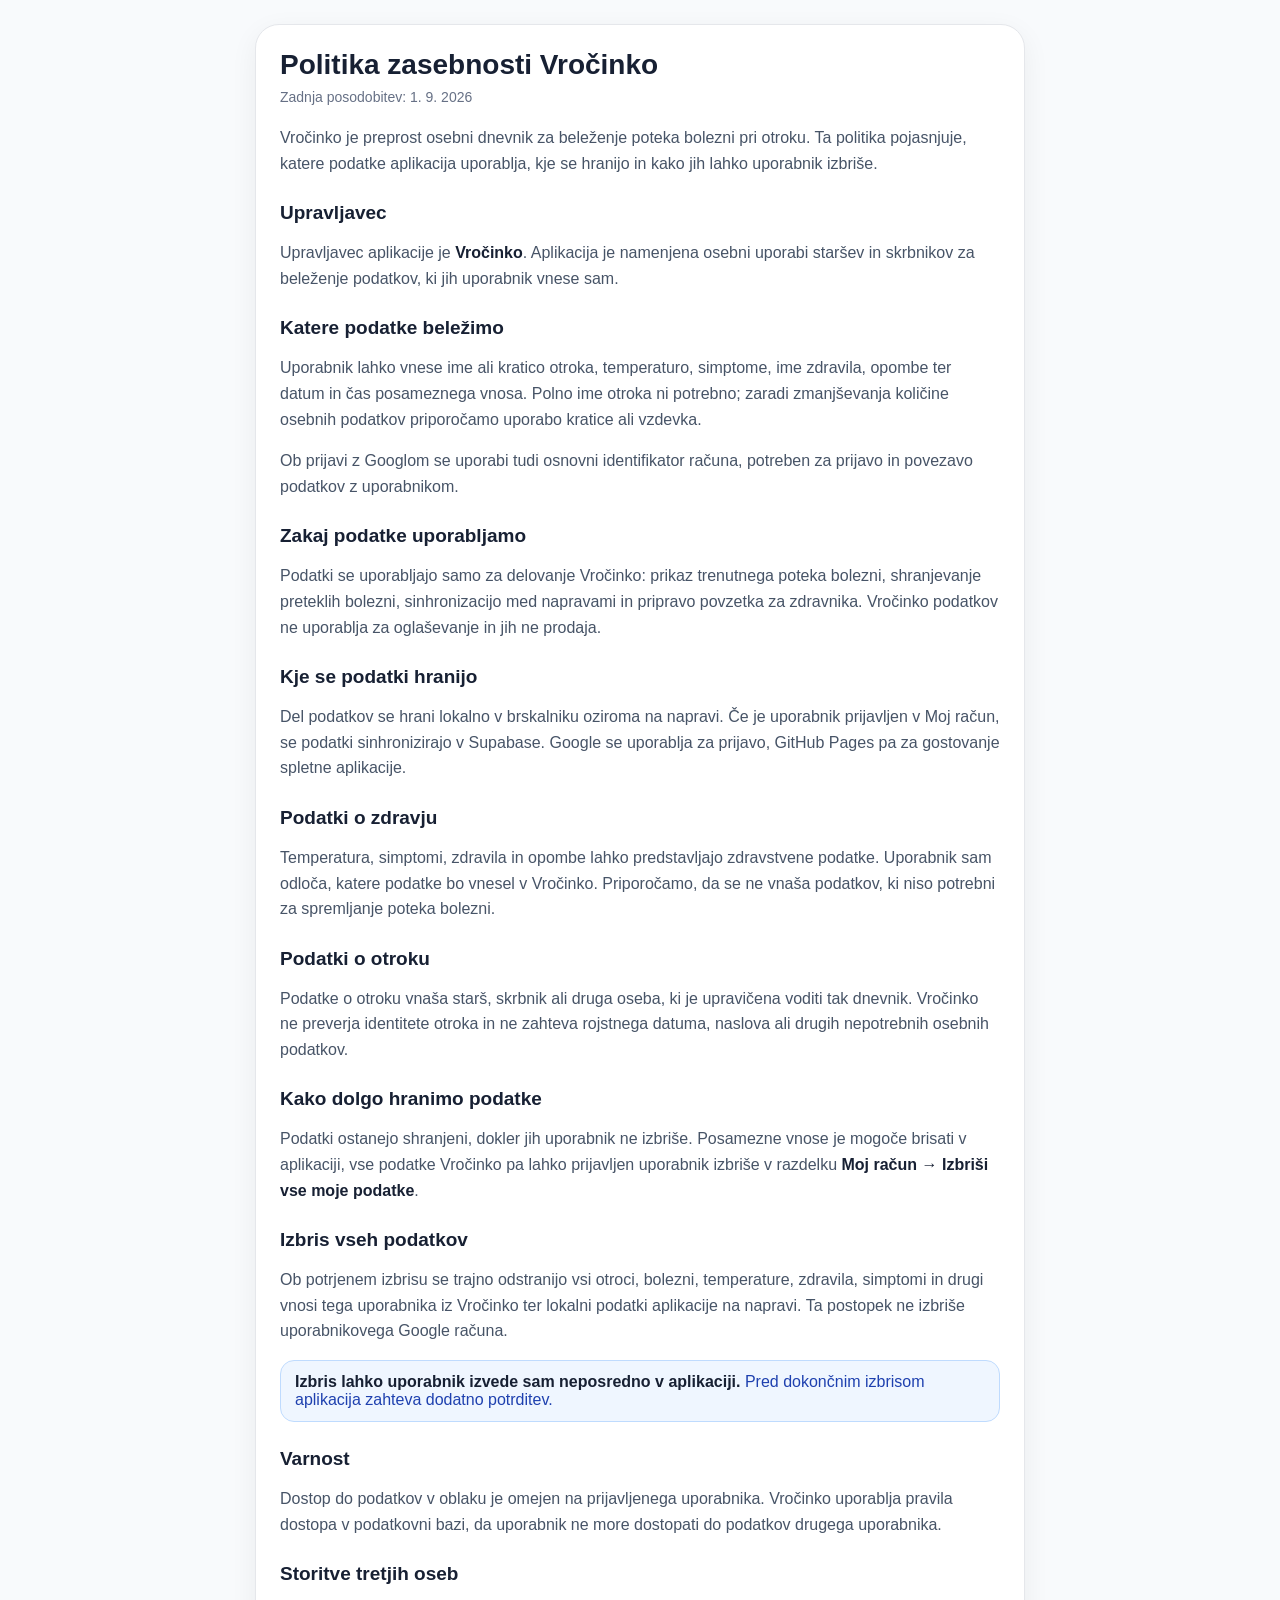
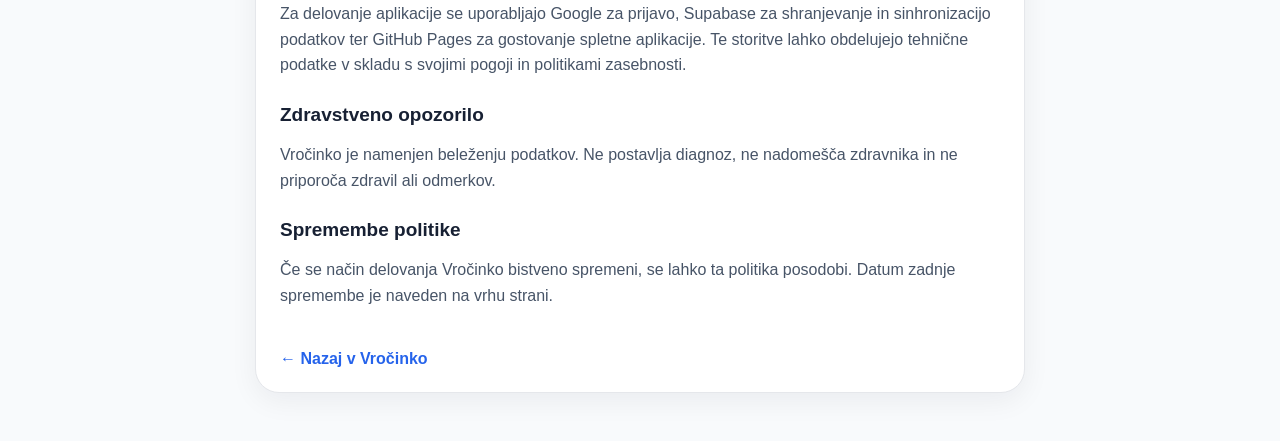
<file: privacy.html>
<!doctype html>
<html lang="sl">
<head>
  <meta charset="utf-8">
  <meta name="viewport" content="width=device-width,initial-scale=1,viewport-fit=cover">
  <meta name="theme-color" content="#f8fafc">
  <title>Politika zasebnosti – Vročinko</title>
  <style>
    :root{font-family:-apple-system,BlinkMacSystemFont,"Segoe UI",sans-serif;color:#172033;background:#f8fafc}
    body{margin:0;padding:24px 16px 48px}
    main{max-width:720px;margin:0 auto;background:#fff;border:1px solid #e5e7eb;border-radius:24px;padding:24px;box-shadow:0 8px 28px rgba(15,23,42,.06)}
    h1{font-size:28px;margin:0 0 8px}h2{font-size:19px;margin:26px 0 8px}p,li{line-height:1.6;color:#475467}strong{color:#172033}
    .date{color:#667085;font-size:14px;margin-bottom:20px}.info{background:#eff6ff;border:1px solid #bfdbfe;border-radius:14px;padding:12px 14px;color:#1e40af}
    a{color:#2563eb}.back{display:inline-block;margin-top:26px;font-weight:700;text-decoration:none}
  </style>
</head>
<body>
<main>
  <h1>Politika zasebnosti Vročinko</h1>
  <div class="date">Zadnja posodobitev: 1. 9. 2026</div>

  <p>Vročinko je preprost osebni dnevnik za beleženje poteka bolezni pri otroku. Ta politika pojasnjuje, katere podatke aplikacija uporablja, kje se hranijo in kako jih lahko uporabnik izbriše.</p>

  <h2>Upravljavec</h2>
  <p>Upravljavec aplikacije je <strong>Vročinko</strong>. Aplikacija je namenjena osebni uporabi staršev in skrbnikov za beleženje podatkov, ki jih uporabnik vnese sam.</p>

  <h2>Katere podatke beležimo</h2>
  <p>Uporabnik lahko vnese ime ali kratico otroka, temperaturo, simptome, ime zdravila, opombe ter datum in čas posameznega vnosa. Polno ime otroka ni potrebno; zaradi zmanjševanja količine osebnih podatkov priporočamo uporabo kratice ali vzdevka.</p>
  <p>Ob prijavi z Googlom se uporabi tudi osnovni identifikator računa, potreben za prijavo in povezavo podatkov z uporabnikom.</p>

  <h2>Zakaj podatke uporabljamo</h2>
  <p>Podatki se uporabljajo samo za delovanje Vročinko: prikaz trenutnega poteka bolezni, shranjevanje preteklih bolezni, sinhronizacijo med napravami in pripravo povzetka za zdravnika. Vročinko podatkov ne uporablja za oglaševanje in jih ne prodaja.</p>

  <h2>Kje se podatki hranijo</h2>
  <p>Del podatkov se hrani lokalno v brskalniku oziroma na napravi. Če je uporabnik prijavljen v Moj račun, se podatki sinhronizirajo v Supabase. Google se uporablja za prijavo, GitHub Pages pa za gostovanje spletne aplikacije.</p>

  <h2>Podatki o zdravju</h2>
  <p>Temperatura, simptomi, zdravila in opombe lahko predstavljajo zdravstvene podatke. Uporabnik sam odloča, katere podatke bo vnesel v Vročinko. Priporočamo, da se ne vnaša podatkov, ki niso potrebni za spremljanje poteka bolezni.</p>

  <h2>Podatki o otroku</h2>
  <p>Podatke o otroku vnaša starš, skrbnik ali druga oseba, ki je upravičena voditi tak dnevnik. Vročinko ne preverja identitete otroka in ne zahteva rojstnega datuma, naslova ali drugih nepotrebnih osebnih podatkov.</p>

  <h2>Kako dolgo hranimo podatke</h2>
  <p>Podatki ostanejo shranjeni, dokler jih uporabnik ne izbriše. Posamezne vnose je mogoče brisati v aplikaciji, vse podatke Vročinko pa lahko prijavljen uporabnik izbriše v razdelku <strong>Moj račun → Izbriši vse moje podatke</strong>.</p>

  <h2>Izbris vseh podatkov</h2>
  <p>Ob potrjenem izbrisu se trajno odstranijo vsi otroci, bolezni, temperature, zdravila, simptomi in drugi vnosi tega uporabnika iz Vročinko ter lokalni podatki aplikacije na napravi. Ta postopek ne izbriše uporabnikovega Google računa.</p>
  <div class="info"><strong>Izbris lahko uporabnik izvede sam neposredno v aplikaciji.</strong> Pred dokončnim izbrisom aplikacija zahteva dodatno potrditev.</div>

  <h2>Varnost</h2>
  <p>Dostop do podatkov v oblaku je omejen na prijavljenega uporabnika. Vročinko uporablja pravila dostopa v podatkovni bazi, da uporabnik ne more dostopati do podatkov drugega uporabnika.</p>

  <h2>Storitve tretjih oseb</h2>
  <p>Za delovanje aplikacije se uporabljajo Google za prijavo, Supabase za shranjevanje in sinhronizacijo podatkov ter GitHub Pages za gostovanje spletne aplikacije. Te storitve lahko obdelujejo tehnične podatke v skladu s svojimi pogoji in politikami zasebnosti.</p>

  <h2>Zdravstveno opozorilo</h2>
  <p>Vročinko je namenjen beleženju podatkov. Ne postavlja diagnoz, ne nadomešča zdravnika in ne priporoča zdravil ali odmerkov.</p>

  <h2>Spremembe politike</h2>
  <p>Če se način delovanja Vročinko bistveno spremeni, se lahko ta politika posodobi. Datum zadnje spremembe je naveden na vrhu strani.</p>

  <a class="back" href="./">← Nazaj v Vročinko</a>
</main>
</body>
</html>
</file>
